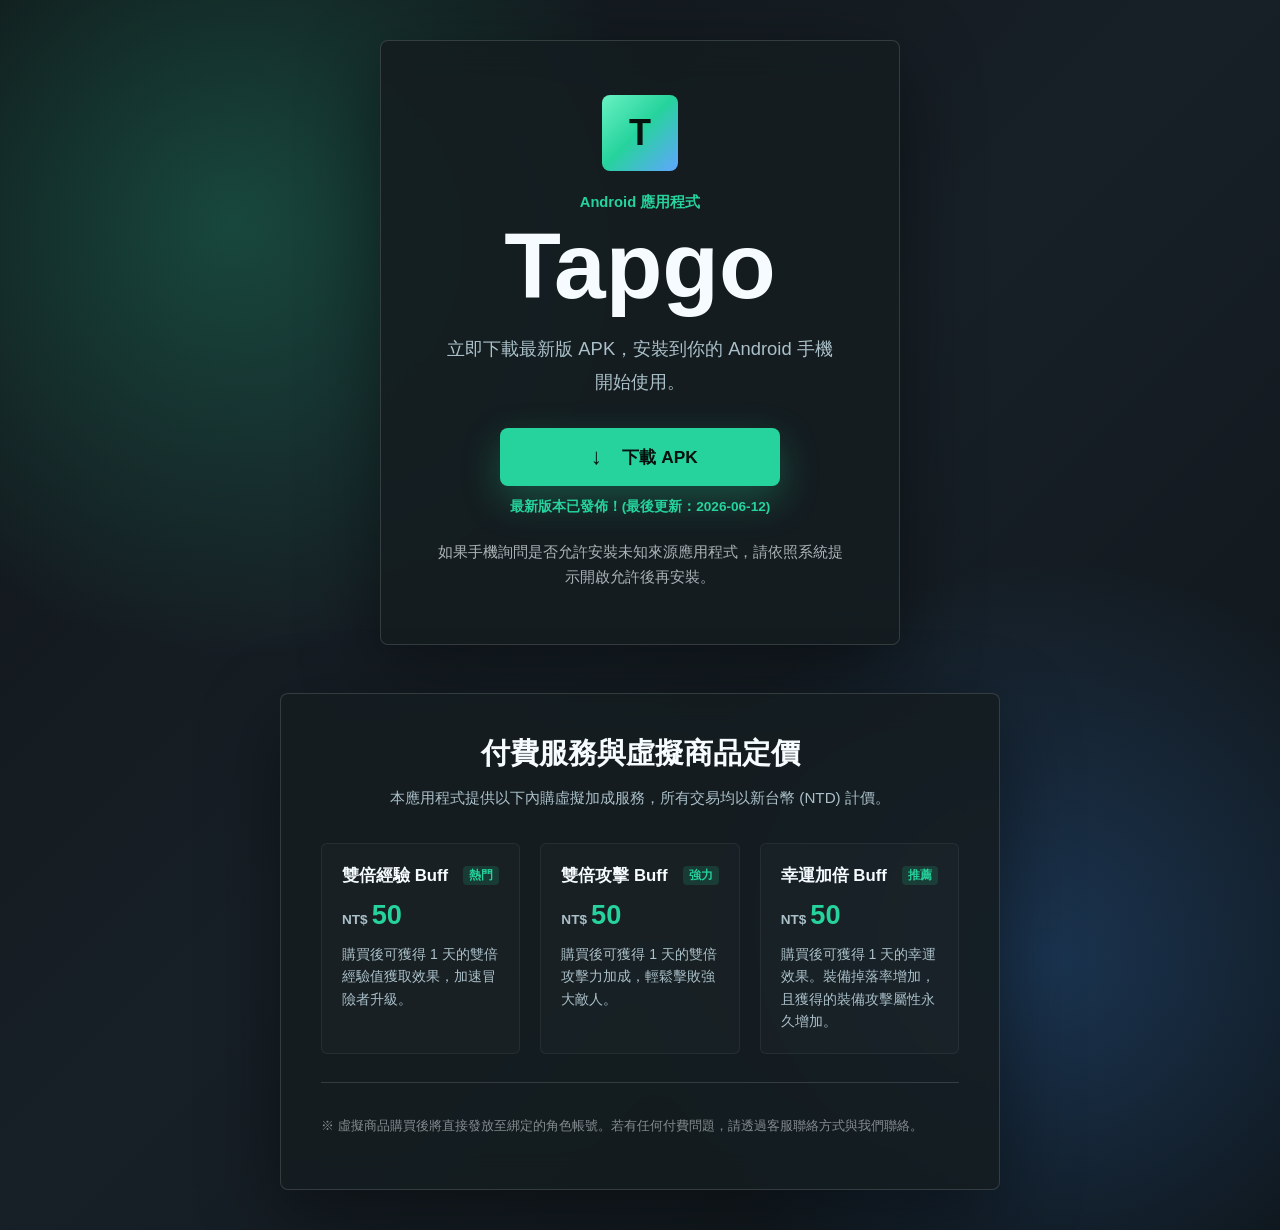
<file: index.html>
<!doctype html>
<html lang="zh-Hant">
<head>
  <meta charset="utf-8">
  <meta name="viewport" content="width=device-width, initial-scale=1">
  <title>Tapgo App 下載</title>
  <link rel="stylesheet" href="styles.css">
</head>
<body>
  <main class="page-shell">
    <section class="download-panel" aria-labelledby="app-title">
      <div class="brand-mark" aria-hidden="true">T</div>
      <p class="eyebrow">Android 應用程式</p>
      <h1 id="app-title">Tapgo</h1>
      <p class="intro">立即下載最新版 APK，安裝到你的 Android 手機開始使用。</p>

      <a class="download-button" href="app-debug.apk" download>
        <span class="button-icon" aria-hidden="true">↓</span>
        下載 APK
      </a>
      <p class="last-updated" style="font-size: 0.85rem; color: var(--accent); margin-top: 12px; margin-bottom: 0; font-weight: 600;">最新版本已發佈！(最後更新：2026-06-12)</p>

      <p class="hint">如果手機詢問是否允許安裝未知來源應用程式，請依照系統提示開啟允許後再安裝。</p>
    </section>

    <section class="pricing-section" aria-labelledby="pricing-title">
      <h2 id="pricing-title">付費服務與虛擬商品定價</h2>
      <p class="pricing-intro">本應用程式提供以下內購虛擬加成服務，所有交易均以新台幣 (NTD) 計價。</p>
      <div class="pricing-grid">
        <div class="pricing-card">
          <div class="card-header">
            <h3>雙倍經驗 Buff</h3>
            <span class="badge">熱門</span>
          </div>
          <p class="price"><span>NT$</span>50</p>
          <p class="desc">購買後可獲得 1 天的雙倍經驗值獲取效果，加速冒險者升級。</p>
        </div>
        
        <div class="pricing-card">
          <div class="card-header">
            <h3>雙倍攻擊 Buff</h3>
            <span class="badge">強力</span>
          </div>
          <p class="price"><span>NT$</span>50</p>
          <p class="desc">購買後可獲得 1 天的雙倍攻擊力加成，輕鬆擊敗強大敵人。</p>
        </div>

        <div class="pricing-card">
          <div class="card-header">
            <h3>幸運加倍 Buff</h3>
            <span class="badge">推薦</span>
          </div>
          <p class="price"><span>NT$</span>50</p>
          <p class="desc">購買後可獲得 1 天的幸運效果。裝備掉落率增加，且獲得的裝備攻擊屬性永久增加。</p>
        </div>
      </div>
      <div class="pricing-footer">
        <p>※ 虛擬商品購買後將直接發放至綁定的角色帳號。若有任何付費問題，請透過客服聯絡方式與我們聯絡。</p>
      </div>
    </section>
  </main>
</body>
</html>
</file>
<file: styles.css>
:root {
  color-scheme: dark;
  font-family: "Microsoft JhengHei", "PingFang TC", "Noto Sans TC", Arial, sans-serif;
  --bg: #101417;
  --panel: rgba(20, 28, 32, 0.86);
  --text: #f5fbff;
  --muted: #abc0c9;
  --accent: #26d39c;
  --accent-strong: #18b884;
  --line: rgba(255, 255, 255, 0.14);
}

* {
  box-sizing: border-box;
}

html,
body {
  min-height: 100%;
}

body {
  margin: 0;
  color: var(--text);
  background:
    radial-gradient(circle at 18% 18%, rgba(38, 211, 156, 0.25), transparent 30%),
    radial-gradient(circle at 82% 78%, rgba(57, 145, 255, 0.22), transparent 28%),
    linear-gradient(135deg, #101417 0%, #172027 48%, #0e1519 100%);
}

.page-shell {
  min-height: 100vh;
  display: flex;
  flex-direction: column;
  align-items: center;
  justify-content: center;
  gap: 48px;
  padding: 40px 28px;
}

.download-panel {
  width: min(100%, 520px);
  padding: clamp(30px, 7vw, 54px);
  text-align: center;
  background: var(--panel);
  border: 1px solid var(--line);
  border-radius: 8px;
  box-shadow: 0 24px 80px rgba(0, 0, 0, 0.42);
  backdrop-filter: blur(18px);
}

.brand-mark {
  width: 76px;
  height: 76px;
  display: grid;
  place-items: center;
  margin: 0 auto 22px;
  color: #07110e;
  font-size: 2.25rem;
  font-weight: 900;
  background: linear-gradient(135deg, #69f2c3, #26d39c 48%, #60a5ff);
  border-radius: 8px;
}

.eyebrow {
  margin: 0 0 10px;
  color: var(--accent);
  font-size: 0.92rem;
  font-weight: 700;
  letter-spacing: 0;
}

h1 {
  margin: 0;
  font-size: clamp(3rem, 12vw, 5.8rem);
  line-height: 0.95;
}

.intro {
  max-width: 25rem;
  margin: 22px auto 30px;
  color: var(--muted);
  font-size: clamp(1rem, 4vw, 1.15rem);
  line-height: 1.8;
}

.download-button {
  min-height: 58px;
  display: inline-flex;
  align-items: center;
  justify-content: center;
  gap: 12px;
  width: min(100%, 280px);
  padding: 0 24px;
  color: #06110d;
  font-size: 1.08rem;
  font-weight: 800;
  text-decoration: none;
  background: var(--accent);
  border-radius: 8px;
  box-shadow: 0 14px 38px rgba(38, 211, 156, 0.28);
  transition: transform 160ms ease, background-color 160ms ease, box-shadow 160ms ease;
}

.download-button:hover,
.download-button:focus-visible {
  background: var(--accent-strong);
  box-shadow: 0 18px 46px rgba(24, 184, 132, 0.32);
  transform: translateY(-2px);
}

.download-button:focus-visible {
  outline: 3px solid rgba(255, 255, 255, 0.72);
  outline-offset: 4px;
}

.button-icon {
  display: grid;
  place-items: center;
  width: 28px;
  height: 28px;
  font-size: 1.4rem;
  line-height: 1;
}

.hint {
  margin: 24px 0 0;
  color: rgba(245, 251, 255, 0.68);
  font-size: 0.92rem;
  line-height: 1.7;
}

@media (max-width: 420px) {
  .page-shell {
    padding: 28px 18px;
    gap: 32px;
  }

  .download-panel {
    padding: 28px 22px;
  }
}

/* Pricing Section Styles */
.pricing-section {
  width: min(100%, 720px);
  background: var(--panel);
  border: 1px solid var(--line);
  border-radius: 8px;
  padding: clamp(24px, 5vw, 40px);
  box-shadow: 0 24px 80px rgba(0, 0, 0, 0.42);
  backdrop-filter: blur(18px);
  text-align: left;
}

.pricing-section h2 {
  font-size: clamp(1.4rem, 4vw, 1.8rem);
  margin: 0 0 12px;
  color: var(--text);
  font-weight: 700;
  text-align: center;
}

.pricing-intro {
  color: var(--muted);
  text-align: center;
  margin: 0 0 32px;
  font-size: 0.95rem;
  line-height: 1.6;
}

.pricing-grid {
  display: grid;
  grid-template-columns: repeat(auto-fit, minmax(190px, 1fr));
  gap: 20px;
  margin-bottom: 28px;
}

.pricing-card {
  background: rgba(255, 255, 255, 0.02);
  border: 1px solid rgba(255, 255, 255, 0.06);
  border-radius: 6px;
  padding: 20px;
  transition: transform 160ms ease, border-color 160ms ease, background-color 160ms ease;
  display: flex;
  flex-direction: column;
}

.pricing-card:hover {
  transform: translateY(-2px);
  border-color: rgba(38, 211, 156, 0.35);
  background: rgba(255, 255, 255, 0.04);
}

.card-header {
  display: flex;
  justify-content: space-between;
  align-items: center;
  margin-bottom: 12px;
  gap: 8px;
}

.card-header h3 {
  margin: 0;
  font-size: 1.05rem;
  font-weight: 700;
  color: var(--text);
}

.badge {
  font-size: 0.72rem;
  font-weight: 700;
  padding: 2px 6px;
  border-radius: 4px;
  background: rgba(38, 211, 156, 0.15);
  color: var(--accent);
  white-space: nowrap;
}

.price {
  font-size: 1.7rem;
  font-weight: 800;
  color: var(--accent);
  margin: 0 0 12px;
  display: flex;
  align-items: baseline;
  gap: 4px;
}

.price span {
  font-size: 0.85rem;
  font-weight: 600;
  color: var(--muted);
}

.desc {
  font-size: 0.88rem;
  line-height: 1.6;
  color: var(--muted);
  margin: 0;
}

.pricing-footer {
  border-top: 1px solid var(--line);
  padding-top: 20px;
  color: rgba(245, 251, 255, 0.5);
  font-size: 0.8rem;
  line-height: 1.6;
}
</file>
